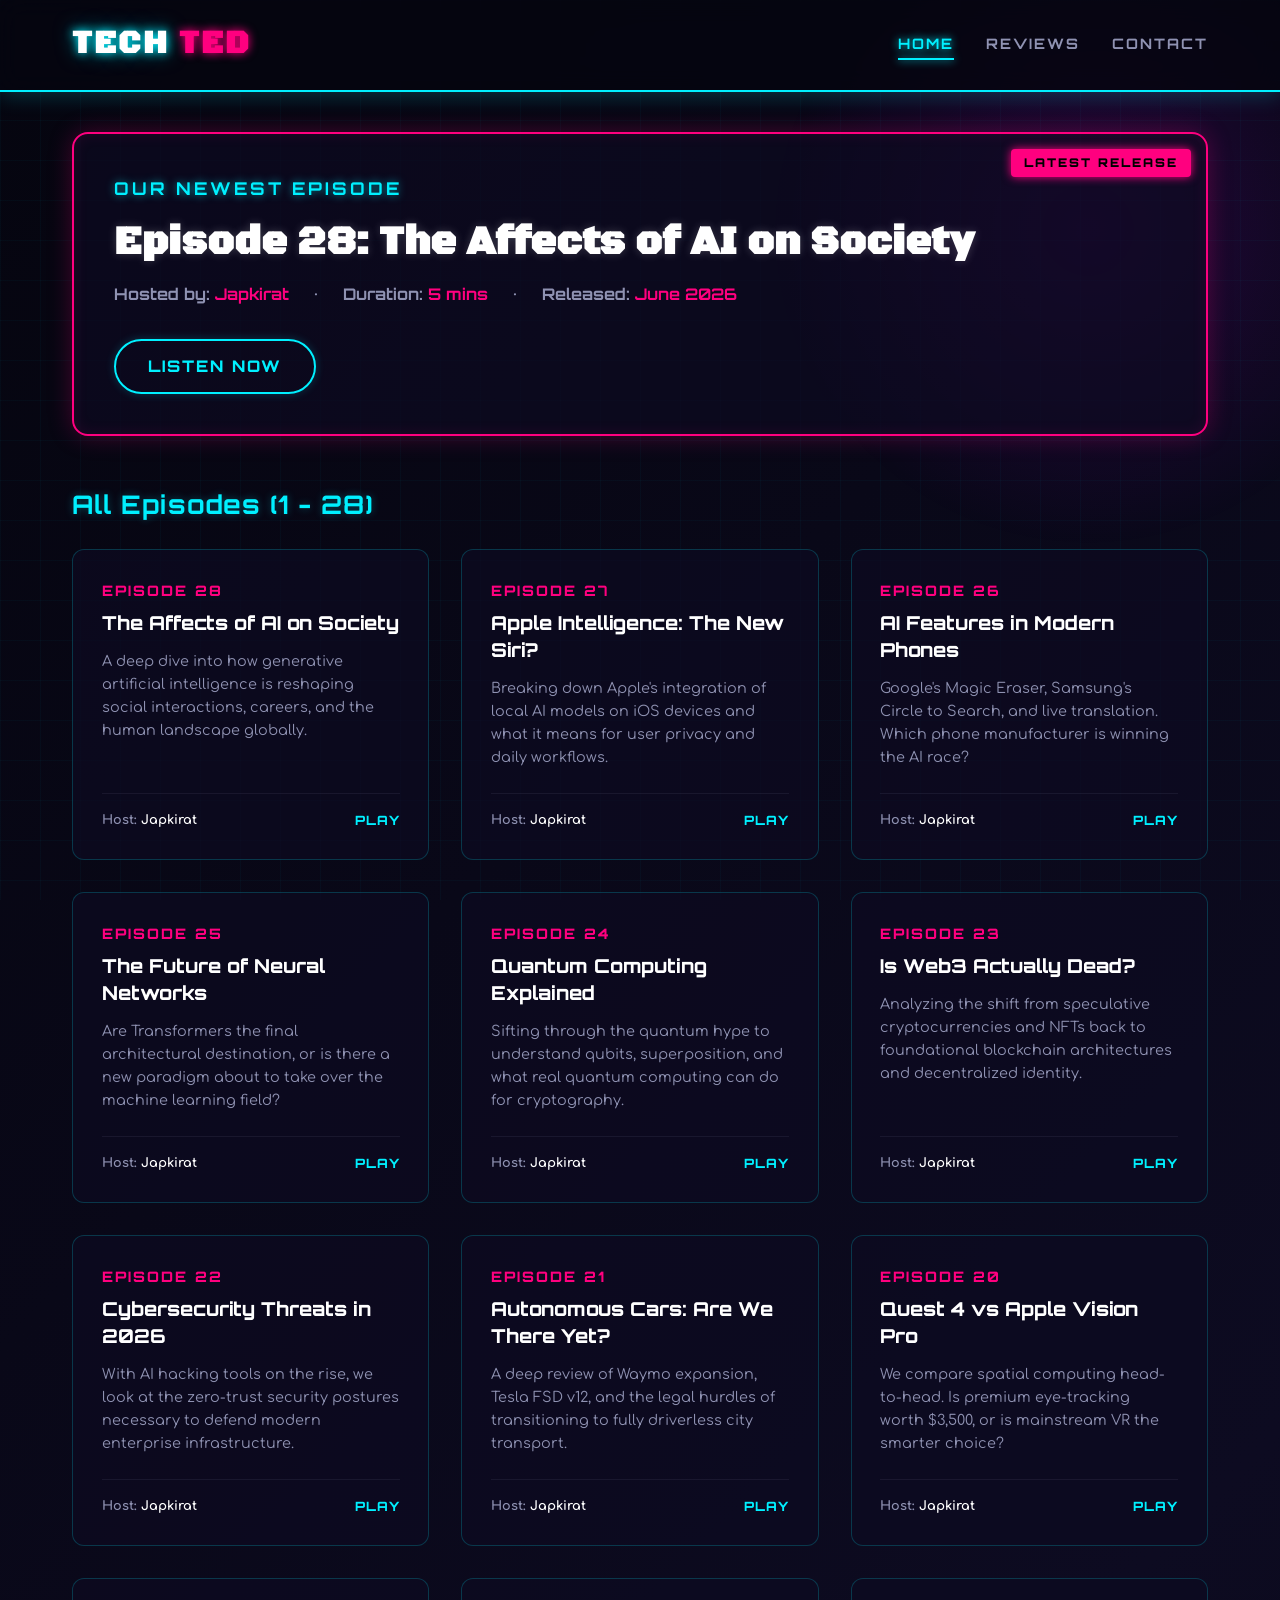
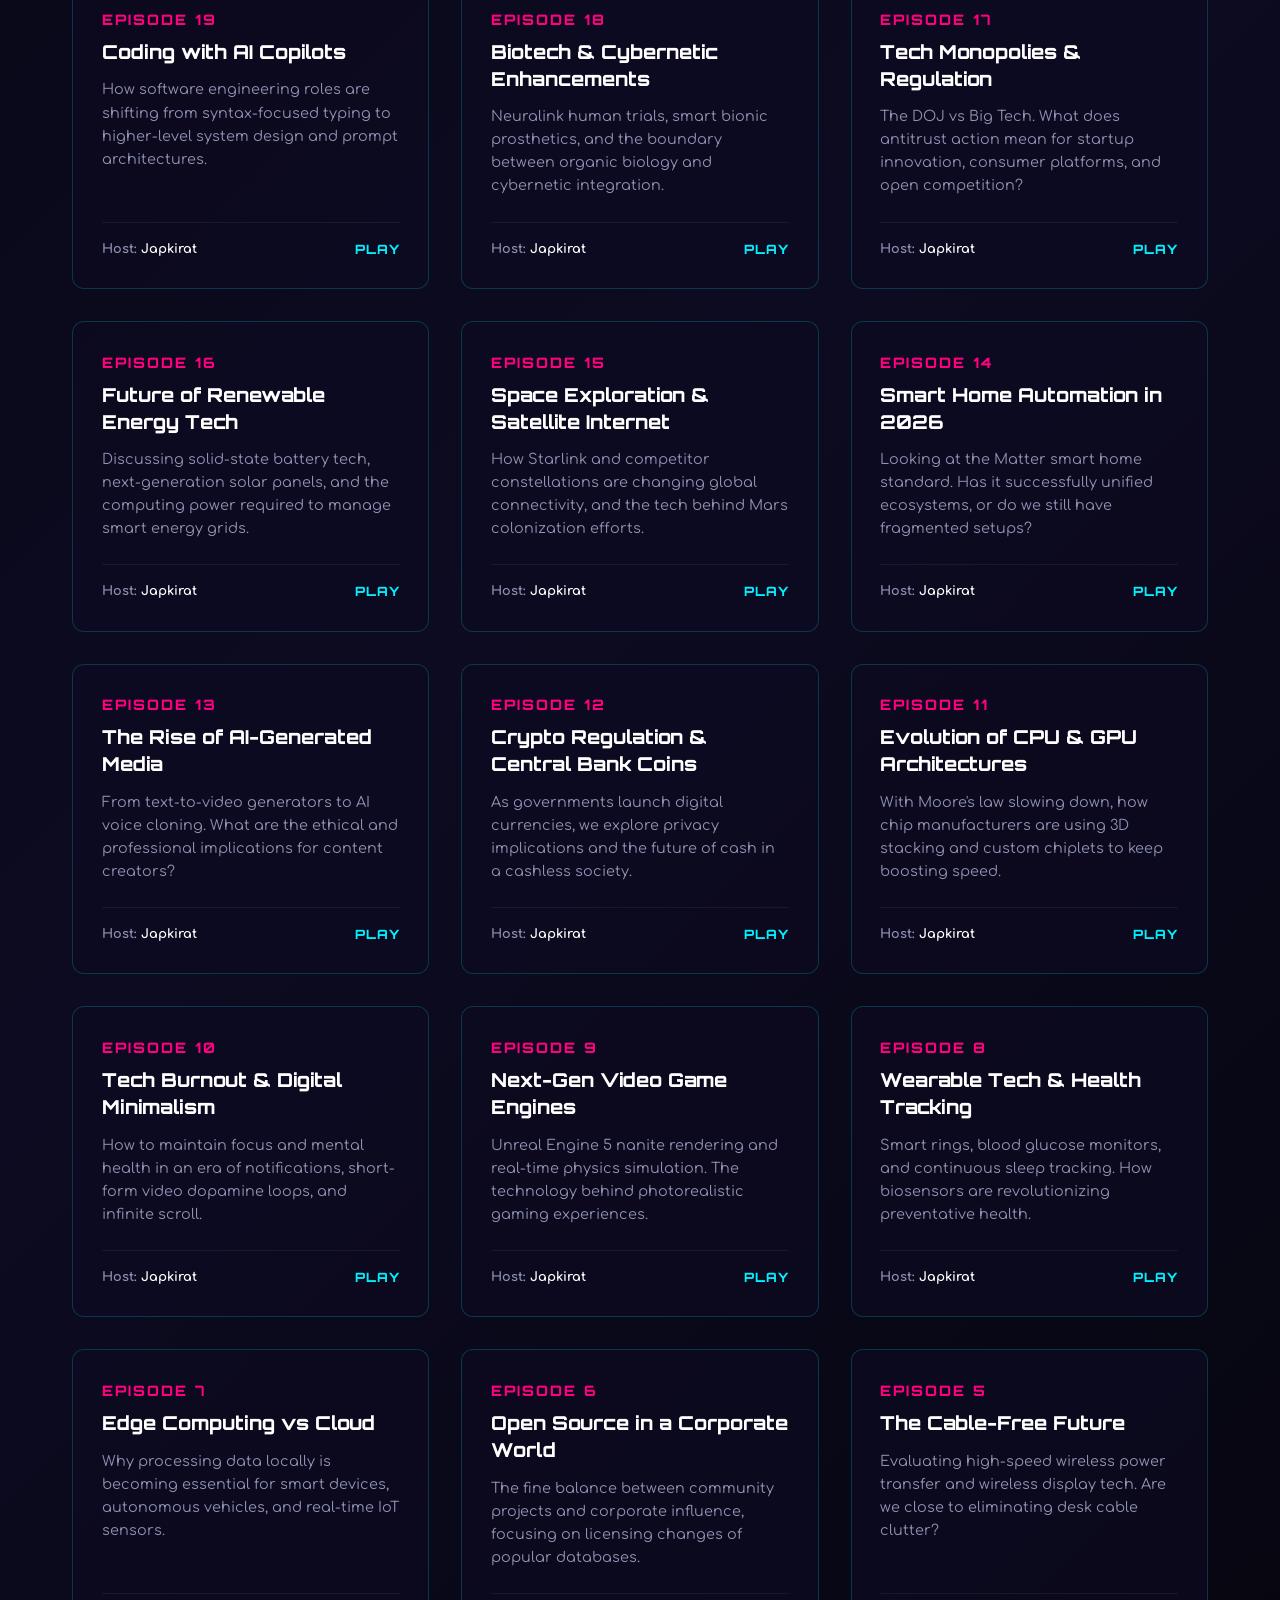
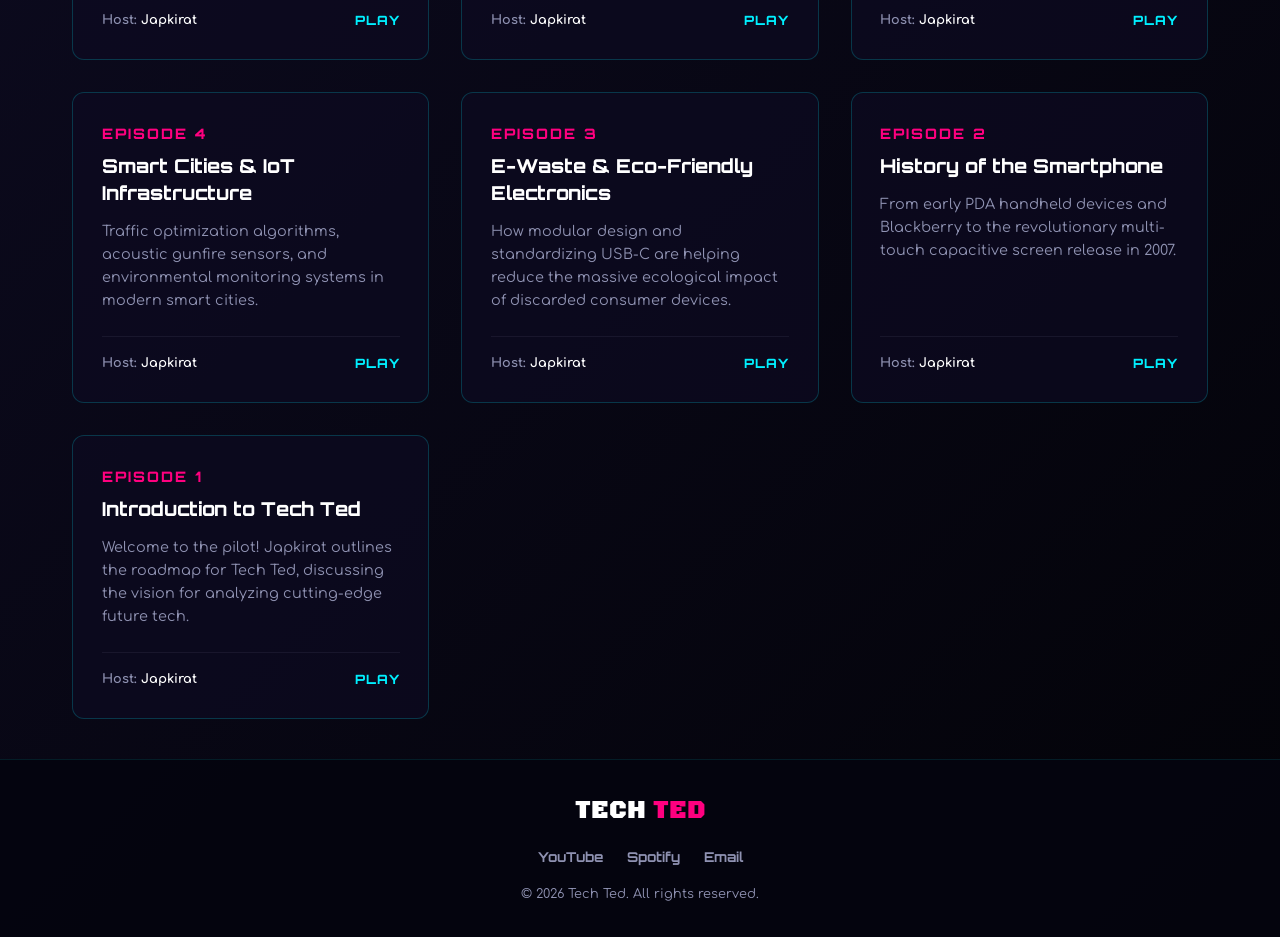
<file: index.html>
<!DOCTYPE html>
<html lang="en">
<head>
  <meta charset="UTF-8">
  <meta name="viewport" content="width=device-width, initial-scale=1.0">
  <title>Tech Ted - Home</title>
  <meta name="description" content="Welcome to Tech Ted, the ultimate futuristic tech podcast hosted by Japkirat. Explore the cutting-edge tech, AI features, Apple Intelligence, and more.">
  <link rel="stylesheet" href="styles.css">
</head>
<body>

  <!-- Navigation Header -->
  <header>
    <div class="nav-container">
      <a href="index.html" class="logo" id="logo-link">TECH <span>TED</span></a>
      <nav>
        <ul>
          <li><a href="index.html" class="active" id="nav-home">Home</a></li>
          <li><a href="reviews.html" id="nav-reviews">Reviews</a></li>
          <li><a href="contact.html" id="nav-contact">Contact</a></li>
        </ul>
      </nav>
    </div>
  </header>

  <!-- Main Container -->
  <main class="container">
    
    <!-- Newest Episode Highlight Banner -->
    <section class="newest-banner" id="newest-episode-section">
      <div class="newest-tag">Our Newest Episode</div>
      <h2 class="newest-title">Episode 28: The Affects of AI on Society</h2>
      <div class="newest-meta">
        <span>Hosted by: <strong>Japkirat</strong></span>
        <span>•</span>
        <span>Duration: <strong>5 mins</strong></span>
        <span>•</span>
        <span>Released: <strong>June 2026</strong></span>
      </div>
      <a href="https://onedrive.live.com/?photosData=%2Fshare%2FBC525E2FF1A451DA%21sb3d2b54622a3419abf0e997eef3fefe2%3Fithint%3Dvideo%26e%3DYcwQjxwww%26migratedtospo%3Dtrue&amp;redeem=aHR0cHM6Ly8xZHJ2Lm1zL3YvYy9iYzUyNWUyZmYxYTQ1MWRhL0lRQkd0ZEt6b3lLYVFiOE9tWDd2UC1faUFlSU1TLThjUTNhVXZRcDdPbGk4dG00P2U9WWN3UWp4d3d3&amp;view=8" class="btn-play" id="btn-play-newest" style="text-decoration: none; display: inline-block; text-align: center;">Listen Now</a>
    </section>

    <!-- Podcast Episodes Grid -->
    <section id="episodes-section">
      <h3 class="episodes-section-title">All Episodes (1 - 28)</h3>
      <div class="episodes-grid" id="episodes-container">
        
        <!-- Episode 28 -->
        <div class="episode-card" id="ep-28">
          <div>
            <div class="ep-num">Episode 28</div>
            <h4 class="ep-title">The Affects of AI on Society</h4>
            <p class="ep-desc">A deep dive into how generative artificial intelligence is reshaping social interactions, careers, and the human landscape globally.</p>
          </div>
          <div class="ep-footer">
            <span class="ep-host">Host: <strong>Japkirat</strong></span>
            <a href="https://onedrive.live.com/?photosData=%2Fshare%2FBC525E2FF1A451DA%21sb3d2b54622a3419abf0e997eef3fefe2%3Fithint%3Dvideo%26e%3DYcwQjxwww%26migratedtospo%3Dtrue&amp;redeem=aHR0cHM6Ly8xZHJ2Lm1zL3YvYy9iYzUyNWUyZmYxYTQ1MWRhL0lRQkd0ZEt6b3lLYVFiOE9tWDd2UC1faUFlSU1TLThjUTNhVXZRcDdPbGk4dG00P2U9WWN3UWp4d3d3&amp;view=8" class="ep-link">Play</a>
          </div>
        </div>

        <!-- Episode 27 -->
        <div class="episode-card" id="ep-27">
          <div>
            <div class="ep-num">Episode 27</div>
            <h4 class="ep-title">Apple Intelligence: The New Siri?</h4>
            <p class="ep-desc">Breaking down Apple's integration of local AI models on iOS devices and what it means for user privacy and daily workflows.</p>
          </div>
          <div class="ep-footer">
            <span class="ep-host">Host: <strong>Japkirat</strong></span>
            <a href="error.html" class="ep-link">Play</a>
          </div>
        </div>

        <!-- Episode 26 -->
        <div class="episode-card" id="ep-26">
          <div>
            <div class="ep-num">Episode 26</div>
            <h4 class="ep-title">AI Features in Modern Phones</h4>
            <p class="ep-desc">Google's Magic Eraser, Samsung's Circle to Search, and live translation. Which phone manufacturer is winning the AI race?</p>
          </div>
          <div class="ep-footer">
            <span class="ep-host">Host: <strong>Japkirat</strong></span>
            <a href="error.html" class="ep-link">Play</a>
          </div>
        </div>

        <!-- Episode 25 -->
        <div class="episode-card" id="ep-25">
          <div>
            <div class="ep-num">Episode 25</div>
            <h4 class="ep-title">The Future of Neural Networks</h4>
            <p class="ep-desc">Are Transformers the final architectural destination, or is there a new paradigm about to take over the machine learning field?</p>
          </div>
          <div class="ep-footer">
            <span class="ep-host">Host: <strong>Japkirat</strong></span>
            <a href="error.html" class="ep-link">Play</a>
          </div>
        </div>

        <!-- Episode 24 -->
        <div class="episode-card" id="ep-24">
          <div>
            <div class="ep-num">Episode 24</div>
            <h4 class="ep-title">Quantum Computing Explained</h4>
            <p class="ep-desc">Sifting through the quantum hype to understand qubits, superposition, and what real quantum computing can do for cryptography.</p>
          </div>
          <div class="ep-footer">
            <span class="ep-host">Host: <strong>Japkirat</strong></span>
            <a href="error.html" class="ep-link">Play</a>
          </div>
        </div>

        <!-- Episode 23 -->
        <div class="episode-card" id="ep-23">
          <div>
            <div class="ep-num">Episode 23</div>
            <h4 class="ep-title">Is Web3 Actually Dead?</h4>
            <p class="ep-desc">Analyzing the shift from speculative cryptocurrencies and NFTs back to foundational blockchain architectures and decentralized identity.</p>
          </div>
          <div class="ep-footer">
            <span class="ep-host">Host: <strong>Japkirat</strong></span>
            <a href="error.html" class="ep-link">Play</a>
          </div>
        </div>

        <!-- Episode 22 -->
        <div class="episode-card" id="ep-22">
          <div>
            <div class="ep-num">Episode 22</div>
            <h4 class="ep-title">Cybersecurity Threats in 2026</h4>
            <p class="ep-desc">With AI hacking tools on the rise, we look at the zero-trust security postures necessary to defend modern enterprise infrastructure.</p>
          </div>
          <div class="ep-footer">
            <span class="ep-host">Host: <strong>Japkirat</strong></span>
            <a href="error.html" class="ep-link">Play</a>
          </div>
        </div>

        <!-- Episode 21 -->
        <div class="episode-card" id="ep-21">
          <div>
            <div class="ep-num">Episode 21</div>
            <h4 class="ep-title">Autonomous Cars: Are We There Yet?</h4>
            <p class="ep-desc">A deep review of Waymo expansion, Tesla FSD v12, and the legal hurdles of transitioning to fully driverless city transport.</p>
          </div>
          <div class="ep-footer">
            <span class="ep-host">Host: <strong>Japkirat</strong></span>
            <a href="error.html" class="ep-link">Play</a>
          </div>
        </div>

        <!-- Episode 20 -->
        <div class="episode-card" id="ep-20">
          <div>
            <div class="ep-num">Episode 20</div>
            <h4 class="ep-title">Quest 4 vs Apple Vision Pro</h4>
            <p class="ep-desc">We compare spatial computing head-to-head. Is premium eye-tracking worth $3,500, or is mainstream VR the smarter choice?</p>
          </div>
          <div class="ep-footer">
            <span class="ep-host">Host: <strong>Japkirat</strong></span>
            <a href="error.html" class="ep-link">Play</a>
          </div>
        </div>

        <!-- Episode 19 -->
        <div class="episode-card" id="ep-19">
          <div>
            <div class="ep-num">Episode 19</div>
            <h4 class="ep-title">Coding with AI Copilots</h4>
            <p class="ep-desc">How software engineering roles are shifting from syntax-focused typing to higher-level system design and prompt architectures.</p>
          </div>
          <div class="ep-footer">
            <span class="ep-host">Host: <strong>Japkirat</strong></span>
            <a href="error.html" class="ep-link">Play</a>
          </div>
        </div>

        <!-- Episode 18 -->
        <div class="episode-card" id="ep-18">
          <div>
            <div class="ep-num">Episode 18</div>
            <h4 class="ep-title">Biotech & Cybernetic Enhancements</h4>
            <p class="ep-desc">Neuralink human trials, smart bionic prosthetics, and the boundary between organic biology and cybernetic integration.</p>
          </div>
          <div class="ep-footer">
            <span class="ep-host">Host: <strong>Japkirat</strong></span>
            <a href="error.html" class="ep-link">Play</a>
          </div>
        </div>

        <!-- Episode 17 -->
        <div class="episode-card" id="ep-17">
          <div>
            <div class="ep-num">Episode 17</div>
            <h4 class="ep-title">Tech Monopolies & Regulation</h4>
            <p class="ep-desc">The DOJ vs Big Tech. What does antitrust action mean for startup innovation, consumer platforms, and open competition?</p>
          </div>
          <div class="ep-footer">
            <span class="ep-host">Host: <strong>Japkirat</strong></span>
            <a href="error.html" class="ep-link">Play</a>
          </div>
        </div>

        <!-- Episode 16 -->
        <div class="episode-card" id="ep-16">
          <div>
            <div class="ep-num">Episode 16</div>
            <h4 class="ep-title">Future of Renewable Energy Tech</h4>
            <p class="ep-desc">Discussing solid-state battery tech, next-generation solar panels, and the computing power required to manage smart energy grids.</p>
          </div>
          <div class="ep-footer">
            <span class="ep-host">Host: <strong>Japkirat</strong></span>
            <a href="error.html" class="ep-link">Play</a>
          </div>
        </div>

        <!-- Episode 15 -->
        <div class="episode-card" id="ep-15">
          <div>
            <div class="ep-num">Episode 15</div>
            <h4 class="ep-title">Space Exploration & Satellite Internet</h4>
            <p class="ep-desc">How Starlink and competitor constellations are changing global connectivity, and the tech behind Mars colonization efforts.</p>
          </div>
          <div class="ep-footer">
            <span class="ep-host">Host: <strong>Japkirat</strong></span>
            <a href="error.html" class="ep-link">Play</a>
          </div>
        </div>

        <!-- Episode 14 -->
        <div class="episode-card" id="ep-14">
          <div>
            <div class="ep-num">Episode 14</div>
            <h4 class="ep-title">Smart Home Automation in 2026</h4>
            <p class="ep-desc">Looking at the Matter smart home standard. Has it successfully unified ecosystems, or do we still have fragmented setups?</p>
          </div>
          <div class="ep-footer">
            <span class="ep-host">Host: <strong>Japkirat</strong></span>
            <a href="error.html" class="ep-link">Play</a>
          </div>
        </div>

        <!-- Episode 13 -->
        <div class="episode-card" id="ep-13">
          <div>
            <div class="ep-num">Episode 13</div>
            <h4 class="ep-title">The Rise of AI-Generated Media</h4>
            <p class="ep-desc">From text-to-video generators to AI voice cloning. What are the ethical and professional implications for content creators?</p>
          </div>
          <div class="ep-footer">
            <span class="ep-host">Host: <strong>Japkirat</strong></span>
            <a href="error.html" class="ep-link">Play</a>
          </div>
        </div>

        <!-- Episode 12 -->
        <div class="episode-card" id="ep-12">
          <div>
            <div class="ep-num">Episode 12</div>
            <h4 class="ep-title">Crypto Regulation & Central Bank Coins</h4>
            <p class="ep-desc">As governments launch digital currencies, we explore privacy implications and the future of cash in a cashless society.</p>
          </div>
          <div class="ep-footer">
            <span class="ep-host">Host: <strong>Japkirat</strong></span>
            <a href="error.html" class="ep-link">Play</a>
          </div>
        </div>

        <!-- Episode 11 -->
        <div class="episode-card" id="ep-11">
          <div>
            <div class="ep-num">Episode 11</div>
            <h4 class="ep-title">Evolution of CPU & GPU Architectures</h4>
            <p class="ep-desc">With Moore's law slowing down, how chip manufacturers are using 3D stacking and custom chiplets to keep boosting speed.</p>
          </div>
          <div class="ep-footer">
            <span class="ep-host">Host: <strong>Japkirat</strong></span>
            <a href="error.html" class="ep-link">Play</a>
          </div>
        </div>

        <!-- Episode 10 -->
        <div class="episode-card" id="ep-10">
          <div>
            <div class="ep-num">Episode 10</div>
            <h4 class="ep-title">Tech Burnout & Digital Minimalism</h4>
            <p class="ep-desc">How to maintain focus and mental health in an era of notifications, short-form video dopamine loops, and infinite scroll.</p>
          </div>
          <div class="ep-footer">
            <span class="ep-host">Host: <strong>Japkirat</strong></span>
            <a href="error.html" class="ep-link">Play</a>
          </div>
        </div>

        <!-- Episode 9 -->
        <div class="episode-card" id="ep-9">
          <div>
            <div class="ep-num">Episode 9</div>
            <h4 class="ep-title">Next-Gen Video Game Engines</h4>
            <p class="ep-desc">Unreal Engine 5 nanite rendering and real-time physics simulation. The technology behind photorealistic gaming experiences.</p>
          </div>
          <div class="ep-footer">
            <span class="ep-host">Host: <strong>Japkirat</strong></span>
            <a href="error.html" class="ep-link">Play</a>
          </div>
        </div>

        <!-- Episode 8 -->
        <div class="episode-card" id="ep-8">
          <div>
            <div class="ep-num">Episode 8</div>
            <h4 class="ep-title">Wearable Tech & Health Tracking</h4>
            <p class="ep-desc">Smart rings, blood glucose monitors, and continuous sleep tracking. How biosensors are revolutionizing preventative health.</p>
          </div>
          <div class="ep-footer">
            <span class="ep-host">Host: <strong>Japkirat</strong></span>
            <a href="error.html" class="ep-link">Play</a>
          </div>
        </div>

        <!-- Episode 7 -->
        <div class="episode-card" id="ep-7">
          <div>
            <div class="ep-num">Episode 7</div>
            <h4 class="ep-title">Edge Computing vs Cloud</h4>
            <p class="ep-desc">Why processing data locally is becoming essential for smart devices, autonomous vehicles, and real-time IoT sensors.</p>
          </div>
          <div class="ep-footer">
            <span class="ep-host">Host: <strong>Japkirat</strong></span>
            <a href="error.html" class="ep-link">Play</a>
          </div>
        </div>

        <!-- Episode 6 -->
        <div class="episode-card" id="ep-6">
          <div>
            <div class="ep-num">Episode 6</div>
            <h4 class="ep-title">Open Source in a Corporate World</h4>
            <p class="ep-desc">The fine balance between community projects and corporate influence, focusing on licensing changes of popular databases.</p>
          </div>
          <div class="ep-footer">
            <span class="ep-host">Host: <strong>Japkirat</strong></span>
            <a href="error.html" class="ep-link">Play</a>
          </div>
        </div>

        <!-- Episode 5 -->
        <div class="episode-card" id="ep-5">
          <div>
            <div class="ep-num">Episode 5</div>
            <h4 class="ep-title">The Cable-Free Future</h4>
            <p class="ep-desc">Evaluating high-speed wireless power transfer and wireless display tech. Are we close to eliminating desk cable clutter?</p>
          </div>
          <div class="ep-footer">
            <span class="ep-host">Host: <strong>Japkirat</strong></span>
            <a href="error.html" class="ep-link">Play</a>
          </div>
        </div>

        <!-- Episode 4 -->
        <div class="episode-card" id="ep-4">
          <div>
            <div class="ep-num">Episode 4</div>
            <h4 class="ep-title">Smart Cities & IoT Infrastructure</h4>
            <p class="ep-desc">Traffic optimization algorithms, acoustic gunfire sensors, and environmental monitoring systems in modern smart cities.</p>
          </div>
          <div class="ep-footer">
            <span class="ep-host">Host: <strong>Japkirat</strong></span>
            <a href="error.html" class="ep-link">Play</a>
          </div>
        </div>

        <!-- Episode 3 -->
        <div class="episode-card" id="ep-3">
          <div>
            <div class="ep-num">Episode 3</div>
            <h4 class="ep-title">E-Waste & Eco-Friendly Electronics</h4>
            <p class="ep-desc">How modular design and standardizing USB-C are helping reduce the massive ecological impact of discarded consumer devices.</p>
          </div>
          <div class="ep-footer">
            <span class="ep-host">Host: <strong>Japkirat</strong></span>
            <a href="error.html" class="ep-link">Play</a>
          </div>
        </div>

        <!-- Episode 2 -->
        <div class="episode-card" id="ep-2">
          <div>
            <div class="ep-num">Episode 2</div>
            <h4 class="ep-title">History of the Smartphone</h4>
            <p class="ep-desc">From early PDA handheld devices and Blackberry to the revolutionary multi-touch capacitive screen release in 2007.</p>
          </div>
          <div class="ep-footer">
            <span class="ep-host">Host: <strong>Japkirat</strong></span>
            <a href="error.html" class="ep-link">Play</a>
          </div>
        </div>

        <!-- Episode 1 -->
        <div class="episode-card" id="ep-1">
          <div>
            <div class="ep-num">Episode 1</div>
            <h4 class="ep-title">Introduction to Tech Ted</h4>
            <p class="ep-desc">Welcome to the pilot! Japkirat outlines the roadmap for Tech Ted, discussing the vision for analyzing cutting-edge future tech.</p>
          </div>
          <div class="ep-footer">
            <span class="ep-host">Host: <strong>Japkirat</strong></span>
            <a href="error.html" class="ep-link">Play</a>
          </div>
        </div>

      </div>
    </section>

  </main>

  <!-- Footer -->
  <footer>
    <div class="footer-content">
      <a href="index.html" class="footer-logo">TECH <span>TED</span></a>
      <div class="footer-socials">
        <a href="contact.html">YouTube</a>
        <a href="contact.html">Spotify</a>
        <a href="contact.html">Email</a>
      </div>
      <p class="copyright">&copy; 2026 Tech Ted. All rights reserved.</p>
    </div>
  </footer>

</body>
</html>
</file>
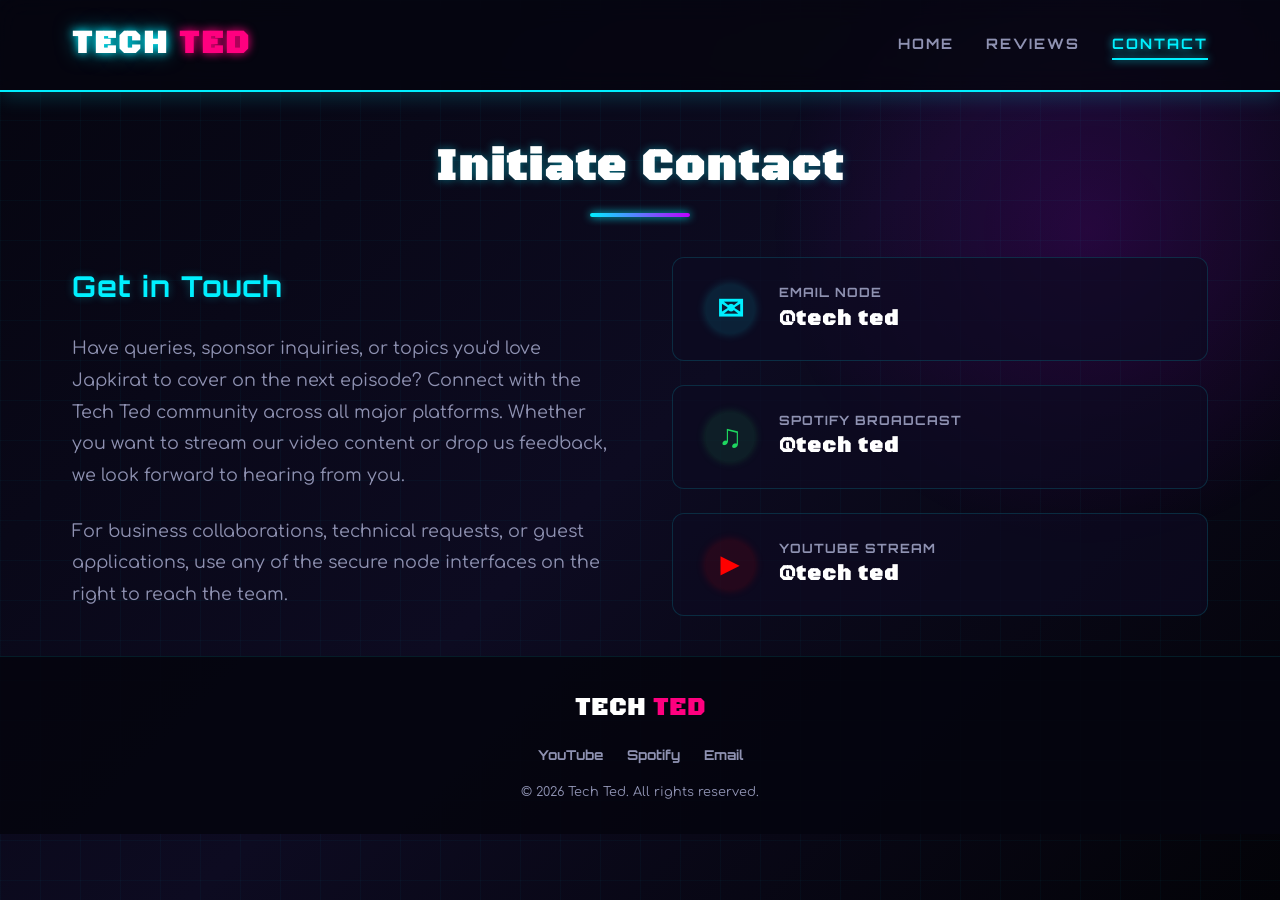
<file: contact.html>
<!DOCTYPE html>
<html lang="en">
<head>
  <meta charset="UTF-8">
  <meta name="viewport" content="width=device-width, initial-scale=1.0">
  <title>Tech Ted - Contact</title>
  <meta name="description" content="Get in touch with Tech Ted podcast. Reach out via Email, Spotify, or YouTube @tech ted.">
  <link rel="stylesheet" href="styles.css">
</head>
<body>

  <!-- Navigation Header -->
  <header>
    <div class="nav-container">
      <a href="index.html" class="logo" id="logo-link">TECH <span>TED</span></a>
      <nav>
        <ul>
          <li><a href="index.html" id="nav-home">Home</a></li>
          <li><a href="reviews.html" id="nav-reviews">Reviews</a></li>
          <li><a href="contact.html" class="active" id="nav-contact">Contact</a></li>
        </ul>
      </nav>
    </div>
  </header>

  <!-- Main Container -->
  <main class="container">
    <h2 class="page-title">Initiate Contact</h2>
    
    <div class="contact-layout">
      <!-- Left: Simple Text -->
      <section class="contact-text-section">
        <h3 class="contact-intro-title">Get in Touch</h3>
        <p class="contact-intro-desc">
          Have queries, sponsor inquiries, or topics you'd love Japkirat to cover on the next episode? Connect with the Tech Ted community across all major platforms. Whether you want to stream our video content or drop us feedback, we look forward to hearing from you.
        </p>
        <p class="contact-intro-desc">
          For business collaborations, technical requests, or guest applications, use any of the secure node interfaces on the right to reach the team.
        </p>
      </section>

      <!-- Right: Simple @tech ted Contacts -->
      <section class="contact-grid">
        
        <!-- Email -->
        <a href="mailto:contact@techted.com" class="contact-card" id="contact-email">
          <div class="contact-icon">&#9993;</div>
          <div class="contact-details">
            <span class="contact-label">Email Node</span>
            <span class="contact-value">@tech ted</span>
          </div>
        </a>

        <!-- Spotify -->
        <a href="#" class="contact-card" id="contact-spotify">
          <div class="contact-icon">&#9835;</div>
          <div class="contact-details">
            <span class="contact-label">Spotify Broadcast</span>
            <span class="contact-value">@tech ted</span>
          </div>
        </a>

        <!-- YouTube -->
        <a href="#" class="contact-card" id="contact-youtube">
          <div class="contact-icon">&#9658;</div>
          <div class="contact-details">
            <span class="contact-label">YouTube Stream</span>
            <span class="contact-value">@tech ted</span>
          </div>
        </a>

      </section>
    </div>
  </main>

  <!-- Footer -->
  <footer>
    <div class="footer-content">
      <a href="index.html" class="footer-logo">TECH <span>TED</span></a>
      <div class="footer-socials">
        <a href="contact.html">YouTube</a>
        <a href="contact.html">Spotify</a>
        <a href="contact.html">Email</a>
      </div>
      <p class="copyright">&copy; 2026 Tech Ted. All rights reserved.</p>
    </div>
  </footer>

</body>
</html>
</file>
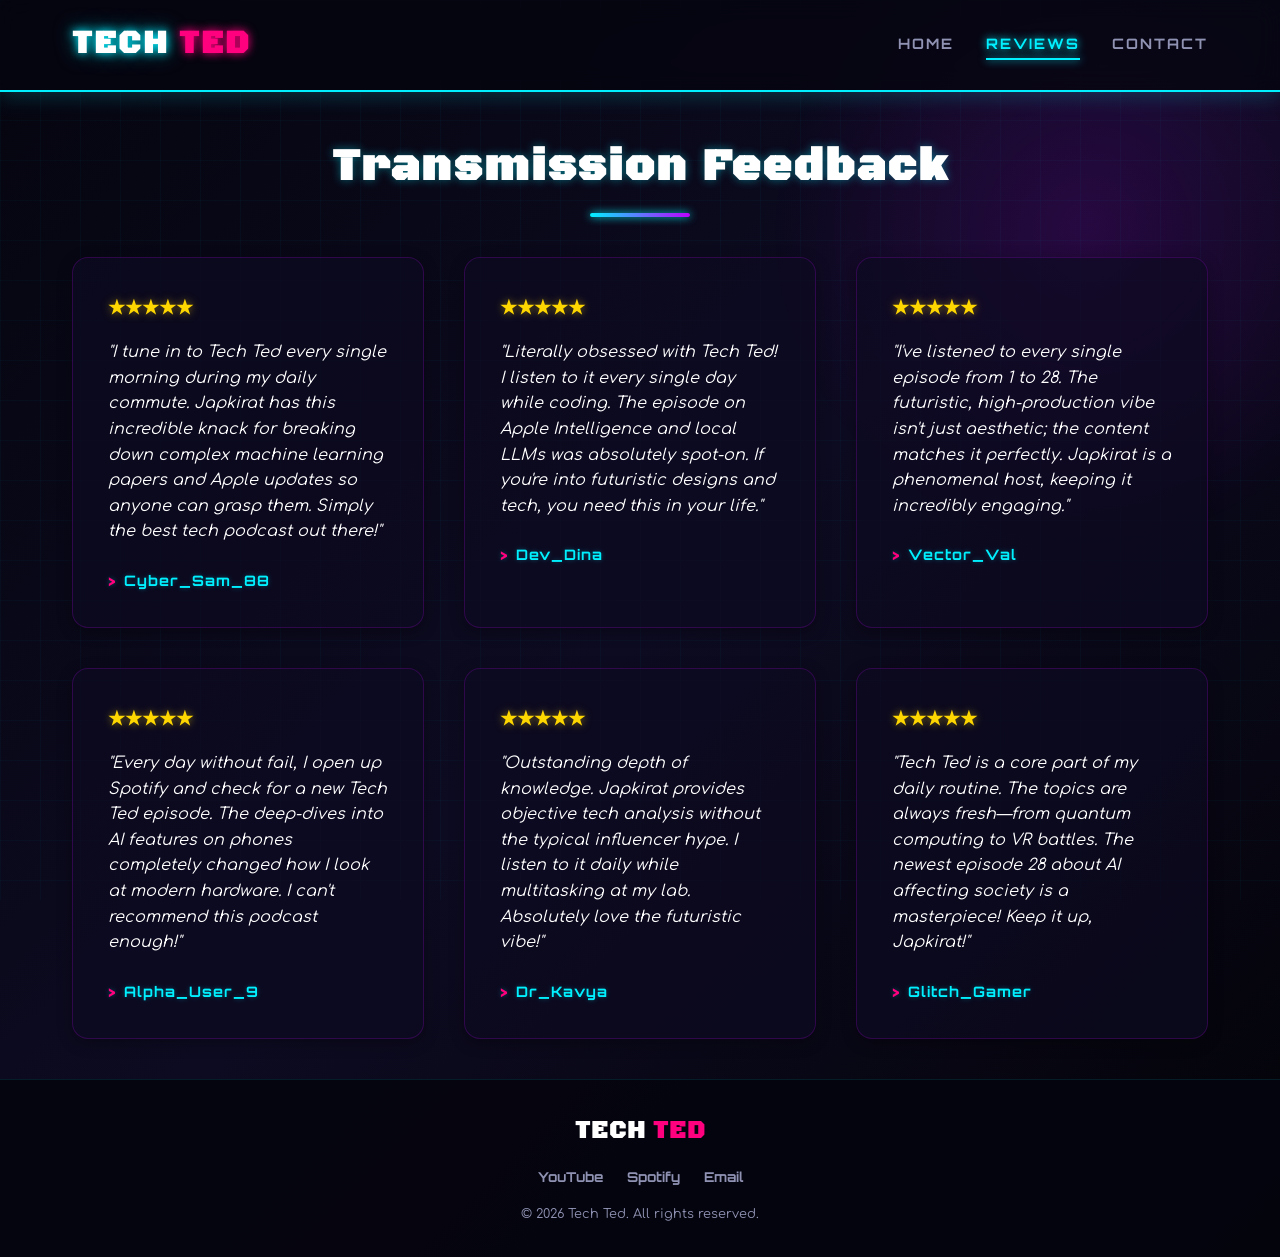
<file: reviews.html>
<!DOCTYPE html>
<html lang="en">
<head>
  <meta charset="UTF-8">
  <meta name="viewport" content="width=device-width, initial-scale=1.0">
  <title>Tech Ted - Reviews</title>
  <meta name="description" content="What our listeners say about Tech Ted. Read daily reviews from tech enthusiasts who tune in every single day.">
  <link rel="stylesheet" href="styles.css">
</head>
<body>

  <!-- Navigation Header -->
  <header>
    <div class="nav-container">
      <a href="index.html" class="logo" id="logo-link">TECH <span>TED</span></a>
      <nav>
        <ul>
          <li><a href="index.html" id="nav-home">Home</a></li>
          <li><a href="reviews.html" class="active" id="nav-reviews">Reviews</a></li>
          <li><a href="contact.html" id="nav-contact">Contact</a></li>
        </ul>
      </nav>
    </div>
  </header>

  <!-- Main Container -->
  <main class="container">
    <h2 class="page-title">Transmission Feedback</h2>
    
    <!-- Reviews Grid -->
    <div class="reviews-container" id="reviews-list">
      
      <!-- Review 1 -->
      <div class="review-card" id="rev-1">
        <div class="review-stars">&#9733;&#9733;&#9733;&#9733;&#9733;</div>
        <p class="review-text">
          "I tune in to Tech Ted every single morning during my daily commute. Japkirat has this incredible knack for breaking down complex machine learning papers and Apple updates so anyone can grasp them. Simply the best tech podcast out there!"
        </p>
        <span class="review-author">Cyber_Sam_88</span>
      </div>

      <!-- Review 2 -->
      <div class="review-card" id="rev-2">
        <div class="review-stars">&#9733;&#9733;&#9733;&#9733;&#9733;</div>
        <p class="review-text">
          "Literally obsessed with Tech Ted! I listen to it every single day while coding. The episode on Apple Intelligence and local LLMs was absolutely spot-on. If you're into futuristic designs and tech, you need this in your life."
        </p>
        <span class="review-author">Dev_Dina</span>
      </div>

      <!-- Review 3 -->
      <div class="review-card" id="rev-3">
        <div class="review-stars">&#9733;&#9733;&#9733;&#9733;&#9733;</div>
        <p class="review-text">
          "I've listened to every single episode from 1 to 28. The futuristic, high-production vibe isn't just aesthetic; the content matches it perfectly. Japkirat is a phenomenal host, keeping it incredibly engaging."
        </p>
        <span class="review-author">Vector_Val</span>
      </div>

      <!-- Review 4 -->
      <div class="review-card" id="rev-4">
        <div class="review-stars">&#9733;&#9733;&#9733;&#9733;&#9733;</div>
        <p class="review-text">
          "Every day without fail, I open up Spotify and check for a new Tech Ted episode. The deep-dives into AI features on phones completely changed how I look at modern hardware. I can't recommend this podcast enough!"
        </p>
        <span class="review-author">Alpha_User_9</span>
      </div>

      <!-- Review 5 -->
      <div class="review-card" id="rev-5">
        <div class="review-stars">&#9733;&#9733;&#9733;&#9733;&#9733;</div>
        <p class="review-text">
          "Outstanding depth of knowledge. Japkirat provides objective tech analysis without the typical influencer hype. I listen to it daily while multitasking at my lab. Absolutely love the futuristic vibe!"
        </p>
        <span class="review-author">Dr_Kavya</span>
      </div>

      <!-- Review 6 -->
      <div class="review-card" id="rev-6">
        <div class="review-stars">&#9733;&#9733;&#9733;&#9733;&#9733;</div>
        <p class="review-text">
          "Tech Ted is a core part of my daily routine. The topics are always fresh—from quantum computing to VR battles. The newest episode 28 about AI affecting society is a masterpiece! Keep it up, Japkirat!"
        </p>
        <span class="review-author">Glitch_Gamer</span>
      </div>

    </div>
  </main>

  <!-- Footer -->
  <footer>
    <div class="footer-content">
      <a href="index.html" class="footer-logo">TECH <span>TED</span></a>
      <div class="footer-socials">
        <a href="contact.html">YouTube</a>
        <a href="contact.html">Spotify</a>
        <a href="contact.html">Email</a>
      </div>
      <p class="copyright">&copy; 2026 Tech Ted. All rights reserved.</p>
    </div>
  </footer>

</body>
</html>
</file>
<file: styles.css>
@import url('https://fonts.googleapis.com/css2?family=Black+Ops+One&family=Comfortaa:wght@700&family=Orbitron:wght@400;600;800;900&display=swap');

:root {
  --bg-color: #05050f;
  --bg-gradient: linear-gradient(135deg, #05050f 0%, #0d0b21 50%, #030308 100%);
  --panel-bg: rgba(13, 11, 33, 0.7);
  --neon-blue: #00f0ff;
  --neon-purple: #bd00ff;
  --neon-pink: #ff007f;
  --text-primary: #ffffff;
  --text-secondary: #8f92b2;
  --border-glow: 0 0 15px rgba(0, 240, 255, 0.3);
  --font-title: 'Black Ops One', cursive;
  --font-accent: 'Orbitron', sans-serif;
  --font-body: 'Comfortaa', cursive;
}

* {
  box-sizing: border-box;
  margin: 0;
  padding: 0;
}

body {
  background: var(--bg-gradient);
  color: var(--text-primary);
  font-family: var(--font-body);
  font-weight: 700;
  min-height: 100vh;
  line-height: 1.6;
  overflow-x: hidden;
  position: relative;
}

/* Background Grid Effect */
body::before {
  content: '';
  position: fixed;
  top: 0;
  left: 0;
  width: 100%;
  height: 100%;
  background-image: 
    linear-gradient(rgba(0, 240, 255, 0.03) 1px, transparent 1px),
    linear-gradient(90deg, rgba(0, 240, 255, 0.03) 1px, transparent 1px);
  background-size: 40px 40px;
  z-index: -1;
  pointer-events: none;
}

/* Ambient glow blobs */
body::after {
  content: '';
  position: fixed;
  top: -10%;
  right: -10%;
  width: 50vw;
  height: 50vw;
  background: radial-gradient(circle, rgba(189, 0, 255, 0.15) 0%, transparent 70%);
  z-index: -2;
  pointer-events: none;
  animation: float-glow 10s ease-in-out infinite alternate;
}

@keyframes float-glow {
  0% { transform: translate(0, 0); }
  100% { transform: translate(-5%, 5%); }
}

/* Header & Nav */
header {
  backdrop-filter: blur(12px);
  background: rgba(5, 5, 15, 0.8);
  border-bottom: 2px solid var(--neon-blue);
  box-shadow: 0 4px 20px rgba(0, 240, 255, 0.2);
  position: sticky;
  top: 0;
  z-index: 100;
}

.nav-container {
  max-width: 1200px;
  margin: 0 auto;
  padding: 1.2rem 2rem;
  display: flex;
  justify-content: space-between;
  align-items: center;
}

.logo {
  font-family: var(--font-title);
  font-size: 2rem;
  color: var(--text-primary);
  text-decoration: none;
  letter-spacing: 2px;
  text-shadow: 0 0 10px var(--neon-blue), 0 0 20px rgba(0, 240, 255, 0.5);
  display: flex;
  align-items: center;
  gap: 10px;
}

.logo span {
  color: var(--neon-pink);
  text-shadow: 0 0 10px var(--neon-pink);
}

nav ul {
  display: flex;
  list-style: none;
  gap: 2rem;
}

nav a {
  font-family: var(--font-accent);
  color: var(--text-secondary);
  text-decoration: none;
  text-transform: uppercase;
  font-size: 0.9rem;
  letter-spacing: 2px;
  transition: all 0.3s ease;
  position: relative;
  padding: 0.5rem 0;
}

nav a:hover, nav a.active {
  color: var(--neon-blue);
  text-shadow: 0 0 8px var(--neon-blue);
}

nav a::after {
  content: '';
  position: absolute;
  bottom: 0;
  left: 0;
  width: 0;
  height: 2px;
  background-color: var(--neon-blue);
  box-shadow: 0 0 8px var(--neon-blue);
  transition: width 0.3s ease;
}

nav a:hover::after, nav a.active::after {
  width: 100%;
}

/* Container */
.container {
  max-width: 1200px;
  margin: 0 auto;
  padding: 2.5rem 2rem;
}

/* Newest Episode Banner */
.newest-banner {
  background: var(--panel-bg);
  border: 2px solid var(--neon-pink);
  border-radius: 16px;
  padding: 2.5rem;
  margin-bottom: 3rem;
  position: relative;
  overflow: hidden;
  box-shadow: 0 0 25px rgba(255, 0, 127, 0.25), inset 0 0 15px rgba(255, 0, 127, 0.1);
  display: flex;
  flex-direction: column;
  gap: 1rem;
}

.newest-banner::before {
  content: 'LATEST RELEASE';
  position: absolute;
  top: 15px;
  right: 15px;
  background: var(--neon-pink);
  color: #000;
  font-family: var(--font-accent);
  font-size: 0.75rem;
  font-weight: 900;
  padding: 0.3rem 0.8rem;
  border-radius: 4px;
  letter-spacing: 2px;
  box-shadow: 0 0 10px var(--neon-pink);
}

.newest-tag {
  font-family: var(--font-accent);
  color: var(--neon-blue);
  font-size: 1.1rem;
  letter-spacing: 3px;
  text-transform: uppercase;
  text-shadow: 0 0 8px rgba(0, 240, 255, 0.6);
}

.newest-title {
  font-family: var(--font-title);
  font-size: 2.5rem;
  color: var(--text-primary);
  line-height: 1.2;
  text-shadow: 0 0 10px rgba(255, 255, 255, 0.2);
}

.newest-meta {
  font-family: var(--font-accent);
  color: var(--text-secondary);
  font-size: 1rem;
  display: flex;
  gap: 1.5rem;
  align-items: center;
}

.newest-meta span strong {
  color: var(--neon-pink);
}

.btn-play {
  align-self: flex-start;
  background: transparent;
  border: 2px solid var(--neon-blue);
  color: var(--neon-blue);
  font-family: var(--font-accent);
  font-size: 1rem;
  font-weight: 800;
  padding: 0.8rem 2rem;
  border-radius: 30px;
  cursor: pointer;
  letter-spacing: 2px;
  text-transform: uppercase;
  transition: all 0.3s ease;
  box-shadow: 0 0 10px rgba(0, 240, 255, 0.2);
  margin-top: 1rem;
}

.btn-play:hover {
  background: var(--neon-blue);
  color: #000;
  box-shadow: 0 0 20px var(--neon-blue);
  transform: translateY(-2px);
}

/* Page Titles */
.page-title {
  font-family: var(--font-title);
  font-size: 2.8rem;
  text-align: center;
  margin-bottom: 2.5rem;
  color: var(--text-primary);
  text-shadow: 0 0 10px rgba(0, 240, 255, 0.4);
  letter-spacing: 2px;
  position: relative;
}

.page-title::after {
  content: '';
  display: block;
  width: 100px;
  height: 4px;
  background: linear-gradient(90deg, var(--neon-blue), var(--neon-purple));
  margin: 10px auto 0 auto;
  border-radius: 2px;
  box-shadow: 0 0 8px var(--neon-blue);
}

/* Episode Section */
.episodes-section-title {
  font-family: var(--font-accent);
  font-size: 1.6rem;
  margin-bottom: 1.5rem;
  color: var(--neon-blue);
  text-shadow: 0 0 8px rgba(0, 240, 255, 0.3);
  letter-spacing: 1px;
}

.episodes-grid {
  display: grid;
  grid-template-columns: repeat(auto-fill, minmax(320px, 1fr));
  gap: 2rem;
}

/* Episode Card */
.episode-card {
  background: var(--panel-bg);
  border: 1px solid rgba(0, 240, 255, 0.2);
  border-radius: 12px;
  padding: 1.8rem;
  transition: all 0.3s cubic-bezier(0.25, 0.8, 0.25, 1);
  display: flex;
  flex-direction: column;
  justify-content: space-between;
  position: relative;
  overflow: hidden;
}

.episode-card::before {
  content: '';
  position: absolute;
  top: 0;
  left: 0;
  width: 100%;
  height: 3px;
  background: linear-gradient(90deg, var(--neon-blue), var(--neon-purple));
  opacity: 0;
  transition: opacity 0.3s ease;
}

.episode-card:hover {
  transform: translateY(-5px);
  border-color: var(--neon-blue);
  box-shadow: 0 10px 20px rgba(0, 240, 255, 0.15);
}

.episode-card:hover::before {
  opacity: 1;
}

.ep-num {
  font-family: var(--font-accent);
  color: var(--neon-pink);
  font-size: 0.9rem;
  font-weight: 800;
  letter-spacing: 2px;
  margin-bottom: 0.5rem;
  text-transform: uppercase;
}

.ep-title {
  font-family: var(--font-accent);
  color: var(--text-primary);
  font-size: 1.2rem;
  font-weight: 800;
  margin-bottom: 0.8rem;
  line-height: 1.4;
}

.ep-desc {
  font-family: var(--font-body);
  font-size: 0.9rem;
  color: var(--text-secondary);
  margin-bottom: 1.5rem;
  font-weight: 400;
}

.ep-footer {
  display: flex;
  justify-content: space-between;
  align-items: center;
  margin-top: auto;
  border-top: 1px solid rgba(143, 146, 178, 0.1);
  padding-top: 1rem;
}

.ep-host {
  font-family: var(--font-body);
  font-size: 0.8rem;
  color: var(--text-secondary);
  font-weight: 700;
}

.ep-host strong {
  color: var(--text-primary);
}

.ep-link {
  color: var(--neon-blue);
  text-decoration: none;
  font-family: var(--font-accent);
  font-size: 0.8rem;
  font-weight: 800;
  letter-spacing: 1px;
  text-transform: uppercase;
  transition: all 0.3s ease;
}

.ep-link:hover {
  text-shadow: 0 0 8px var(--neon-blue);
  color: #fff;
}

/* Reviews Page Styles */
.reviews-container {
  display: grid;
  grid-template-columns: repeat(auto-fill, minmax(340px, 1fr));
  gap: 2.5rem;
}

.review-card {
  background: var(--panel-bg);
  border: 1px solid rgba(189, 0, 255, 0.2);
  border-radius: 16px;
  padding: 2.2rem;
  box-shadow: 0 4px 15px rgba(0, 0, 0, 0.3);
  position: relative;
  transition: all 0.3s ease;
}

.review-card:hover {
  border-color: var(--neon-purple);
  box-shadow: 0 8px 25px rgba(189, 0, 255, 0.2);
  transform: translateY(-3px);
}

.review-stars {
  color: #ffd700;
  text-shadow: 0 0 8px rgba(255, 215, 0, 0.5);
  font-size: 1.2rem;
  margin-bottom: 1rem;
}

.review-text {
  font-family: var(--font-body);
  font-size: 1rem;
  color: var(--text-primary);
  font-style: italic;
  margin-bottom: 1.5rem;
  line-height: 1.6;
  font-weight: 400;
}

.review-author {
  font-family: var(--font-accent);
  font-size: 0.9rem;
  color: var(--neon-blue);
  text-shadow: 0 0 5px rgba(0, 240, 255, 0.3);
  letter-spacing: 1px;
  display: flex;
  align-items: center;
  gap: 8px;
}

.review-author::before {
  content: '>';
  color: var(--neon-pink);
  font-weight: 900;
}

/* Contact Page Styles */
.contact-layout {
  display: grid;
  grid-template-columns: 1fr 1fr;
  gap: 4rem;
  align-items: center;
  margin-top: 2rem;
}

@media (max-width: 768px) {
  .contact-layout {
    grid-template-columns: 1fr;
    gap: 3rem;
  }
}

.contact-text-section {
  display: flex;
  flex-direction: column;
  gap: 1.5rem;
}

.contact-intro-title {
  font-family: var(--font-accent);
  color: var(--neon-blue);
  font-size: 1.8rem;
  text-shadow: 0 0 8px rgba(0, 240, 255, 0.3);
  letter-spacing: 1px;
}

.contact-intro-desc {
  font-family: var(--font-body);
  font-size: 1.1rem;
  color: var(--text-secondary);
  line-height: 1.8;
  font-weight: 400;
}

.contact-grid {
  display: flex;
  flex-direction: column;
  gap: 1.5rem;
}

.contact-card {
  background: var(--panel-bg);
  border: 1px solid rgba(0, 240, 255, 0.15);
  border-radius: 12px;
  padding: 1.5rem 2rem;
  display: flex;
  align-items: center;
  gap: 1.5rem;
  transition: all 0.3s ease;
  text-decoration: none;
  color: inherit;
}

.contact-card:hover {
  border-color: var(--neon-blue);
  box-shadow: 0 0 15px rgba(0, 240, 255, 0.2);
  transform: translateX(5px);
}

.contact-icon {
  font-size: 2rem;
  width: 50px;
  height: 50px;
  background: rgba(0, 240, 255, 0.1);
  border-radius: 50%;
  display: flex;
  align-items: center;
  justify-content: center;
  color: var(--neon-blue);
  box-shadow: 0 0 10px rgba(0, 240, 255, 0.2);
}

.contact-card:nth-child(2) .contact-icon {
  color: #1ed760;
  background: rgba(30, 215, 96, 0.1);
  box-shadow: 0 0 10px rgba(30, 215, 96, 0.2);
}

.contact-card:nth-child(3) .contact-icon {
  color: #ff0000;
  background: rgba(255, 0, 0, 0.1);
  box-shadow: 0 0 10px rgba(255, 0, 0, 0.2);
}

.contact-details {
  display: flex;
  flex-direction: column;
}

.contact-label {
  font-family: var(--font-accent);
  font-size: 0.8rem;
  color: var(--text-secondary);
  text-transform: uppercase;
  letter-spacing: 1px;
}

.contact-value {
  font-family: var(--font-title);
  font-size: 1.3rem;
  color: var(--text-primary);
  letter-spacing: 1px;
}

/* Footer */
footer {
  margin-top: auto;
  border-top: 1px solid rgba(0, 240, 255, 0.1);
  background: rgba(5, 5, 15, 0.9);
  padding: 2rem;
  text-align: center;
}

.footer-content {
  max-width: 1200px;
  margin: 0 auto;
  display: flex;
  flex-direction: column;
  gap: 1rem;
  align-items: center;
}

.footer-logo {
  font-family: var(--font-title);
  font-size: 1.5rem;
  color: var(--text-primary);
  text-decoration: none;
  letter-spacing: 1px;
}

.footer-logo span {
  color: var(--neon-pink);
}

.footer-socials {
  display: flex;
  gap: 1.5rem;
}

.footer-socials a {
  color: var(--text-secondary);
  font-family: var(--font-accent);
  font-size: 0.85rem;
  text-decoration: none;
  transition: color 0.3s;
}

.footer-socials a:hover {
  color: var(--neon-blue);
}

.copyright {
  font-family: var(--font-body);
  font-size: 0.8rem;
  color: var(--text-secondary);
  font-weight: 400;
}

/* Error Page Styles */
.error-panel {
  max-width: 600px;
  margin: 4rem auto;
  background: var(--panel-bg);
  border: 2px solid var(--neon-pink);
  border-radius: 16px;
  padding: 3rem;
  text-align: center;
  box-shadow: 0 0 25px rgba(255, 0, 127, 0.2), inset 0 0 15px rgba(255, 0, 127, 0.1);
  display: flex;
  flex-direction: column;
  align-items: center;
  gap: 1.5rem;
}

.error-icon {
  font-size: 4rem;
  color: var(--neon-pink);
  text-shadow: 0 0 15px var(--neon-pink);
  margin-bottom: 0.5rem;
  animation: pulse-warn 2s infinite alternate;
}

@keyframes pulse-warn {
  0% { transform: scale(1); opacity: 0.8; }
  100% { transform: scale(1.08); opacity: 1; }
}

.error-title {
  font-family: var(--font-title);
  font-size: 2rem;
  color: #fff;
  letter-spacing: 2px;
  text-transform: uppercase;
  text-shadow: 0 0 10px rgba(255, 0, 127, 0.4);
}

.error-text {
  font-family: var(--font-body);
  font-size: 1.1rem;
  color: var(--text-secondary);
  line-height: 1.6;
}

.error-code {
  font-family: var(--font-accent);
  background: rgba(0, 240, 255, 0.1);
  border: 1px solid rgba(0, 240, 255, 0.3);
  color: var(--neon-blue);
  padding: 0.4rem 1rem;
  border-radius: 4px;
  font-size: 0.85rem;
  letter-spacing: 1px;
  margin: 0.5rem 0;
}

.btn-error-back {
  background: transparent;
  border: 2px solid var(--neon-blue);
  color: var(--neon-blue);
  font-family: var(--font-accent);
  font-size: 0.95rem;
  font-weight: 800;
  padding: 0.8rem 2rem;
  border-radius: 30px;
  text-decoration: none;
  text-transform: uppercase;
  letter-spacing: 2px;
  transition: all 0.3s ease;
  box-shadow: 0 0 10px rgba(0, 240, 255, 0.2);
  margin-top: 1rem;
  display: inline-block;
}

.btn-error-back:hover {
  background: var(--neon-blue);
  color: #000;
  box-shadow: 0 0 20px var(--neon-blue);
  transform: translateY(-2px);
}
</file>
